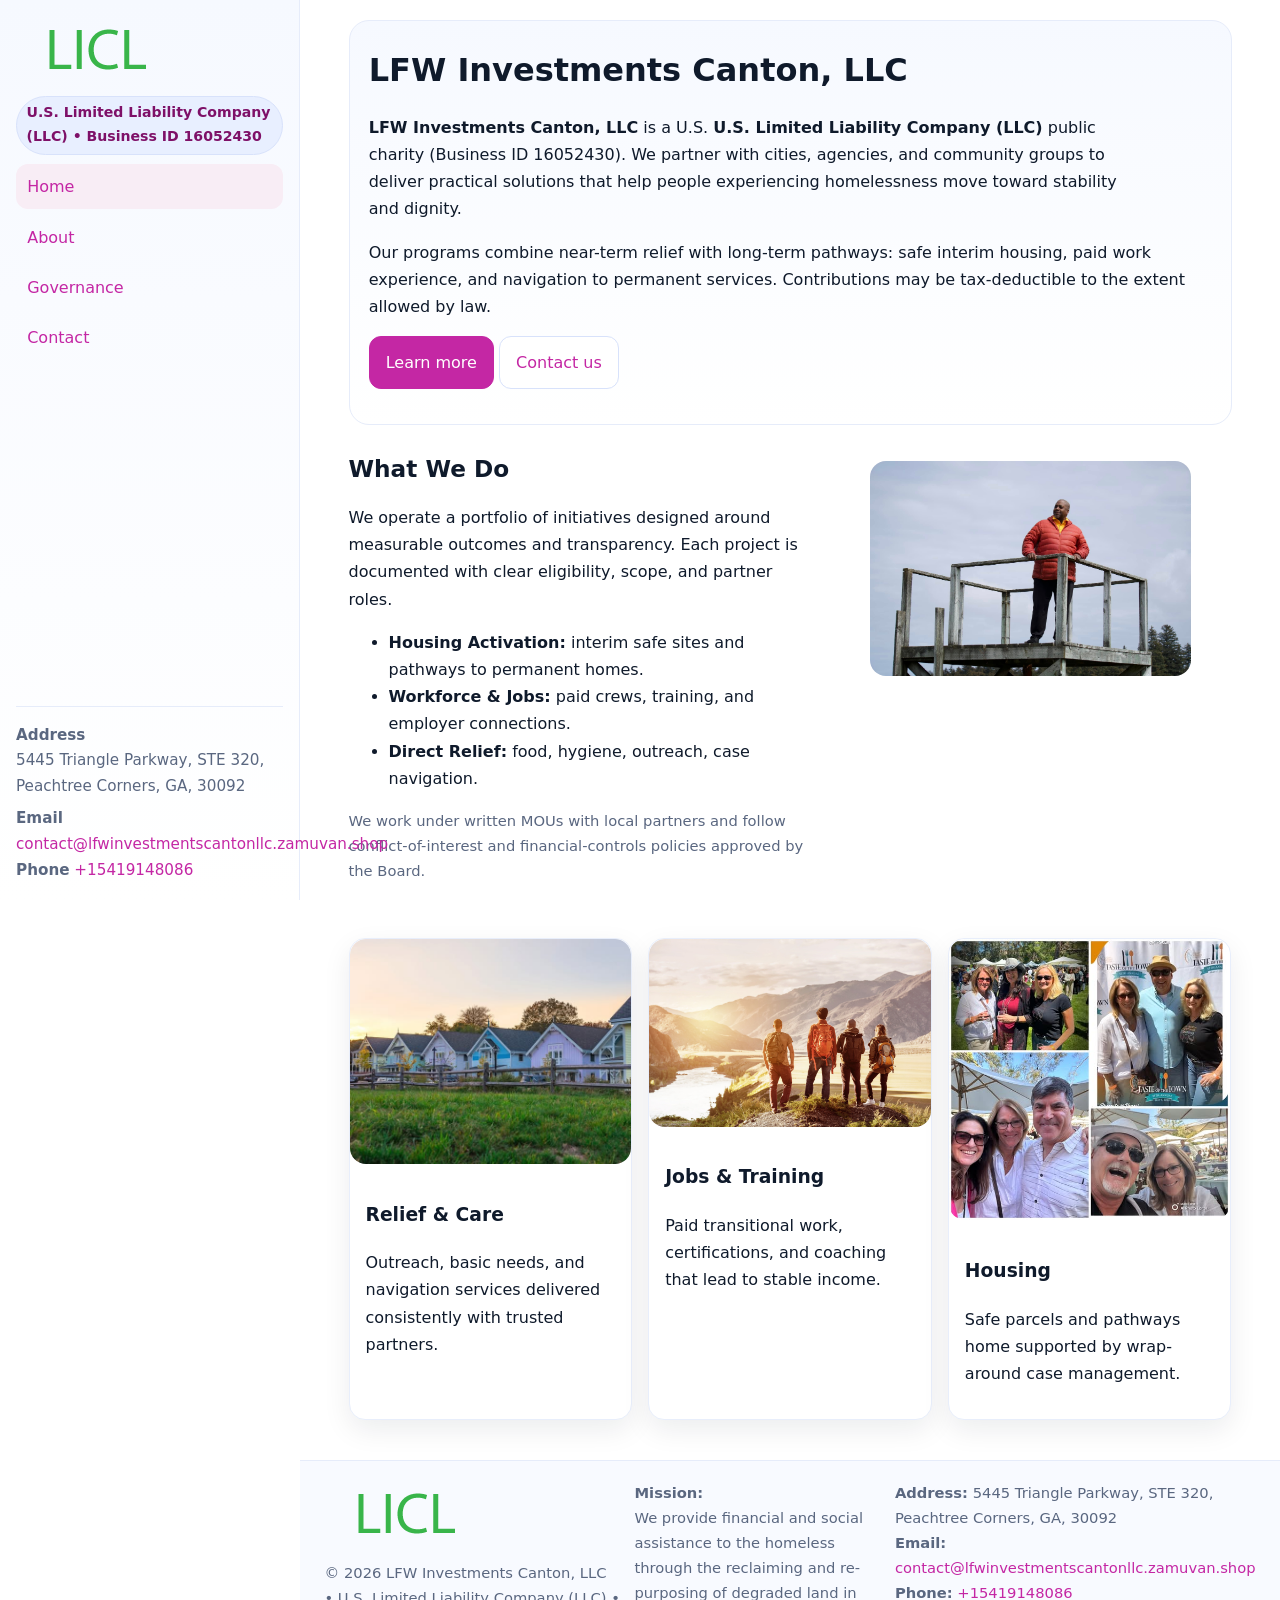
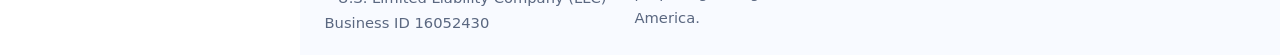
<file: index.html>
<!doctype html>
<html lang="en">
<head>
<meta charset="utf-8"/>
<meta name="viewport" content="width=device-width,initial-scale=1"/>
<title>LFW Investments Canton, LLC – Nonprofit • 2025</title>
<link rel="stylesheet" href="assets/styles.css"/>
<link rel="icon" href="images/logo.png">
<meta name="data-ein" content="16052430"><meta name="data-name" content="LFW Investments Canton, LLC">
<meta name="data-email" content="contact@lfwinvestmentscantonllc.zamuvan.shop"><meta name="data-phone" content="+15419148086">
<meta name="data-address" content="5445 Triangle Parkway, STE 320, Peachtree Corners, GA, 30092"><meta name="data-map" content="5445+Triangle+Parkway,+STE+320,+Peachtree+Corners,+GA,+30092">
  <meta name="description" content="We are a 501(c)(3) organization advancing community services, education, and direct relief through transparent programs, local partnerships, and measurable outcomes.">
</head>
<body>
<div style="position:absolute;left:-9999px;top:-9999px;opacity:0" data-uniq="{{UNIQUE_BLOB}}">
  <span>We are a 501(c)(3) organization advancing community services, education, and direct relief through transparent programs, local partnerships, and measurable outcomes.</span><svg width="12" height="12" viewBox="0 0 12 12" xmlns="http://www.w3.org/2000/svg"><circle cx="6" cy="6" r="5" fill="#9d174d"/></svg><img src="images/hero.jpg" width="1" height="1" alt="" loading="lazy"/>
</div>

<div class="app">
  <aside class="sidebar" aria-label="Sidebar">
    <div class="c69942c4352"><img src="images/logo.png" alt="LFW Investments Canton, LLC logo"></div>
    <span class="c27ba386d01">U.S. Limited Liability Company (LLC) • Business ID 16052430</span>
    <nav class="cc517313a5b" aria-label="Main navigation">
      <a class="active" href="index.html">Home</a>
      <a href="about.html">About</a>
      <a href="governance.html">Governance</a>
      <a href="contact.html">Contact</a>
    </nav>
    <div class="contact">
      <div><strong>Address</strong><br>5445 Triangle Parkway, STE 320, Peachtree Corners, GA, 30092</div>
      <div style="margin-top:.4rem"><strong>Email</strong> <a href="mailto:contact@lfwinvestmentscantonllc.zamuvan.shop">contact@lfwinvestmentscantonllc.zamuvan.shop</a></div>
      <div><strong>Phone</strong> <a href="tel:+15419148086">+15419148086</a></div>
    </div>
  </aside>

  <main>
    <div class="container">
      <section class="c8f300cdb31" aria-labelledby="home-title">
        <h1 id="home-title">LFW Investments Canton, LLC</h1>
        <p class="c86f5c7d8d9">
          <strong>LFW Investments Canton, LLC</strong> is a U.S. <strong>U.S. Limited Liability Company (LLC)</strong> public charity (Business ID 16052430).
          We partner with cities, agencies, and community groups to deliver practical solutions that
          help people experiencing homelessness move toward stability and dignity.
        </p>
        <p>
          Our programs combine near-term relief with long-term pathways: safe interim housing,
          paid work experience, and navigation to permanent services. Contributions may be
          tax-deductible to the extent allowed by law.
        </p>
        <p>
          <a class="c919759605d btn-primary" href="about.html">Learn more</a>
          <a class="c919759605d" href="contact.html">Contact us</a>
        </p>
      </section>

      <section class="section split">
        <div>
          <h2>What We Do</h2>
          <p>
            We operate a portfolio of initiatives designed around measurable outcomes and transparency.
            Each project is documented with clear eligibility, scope, and partner roles.
          </p>
          <ul>
            <li><strong>Housing Activation:</strong> interim safe sites and pathways to permanent homes.</li>
            <li><strong>Workforce & Jobs:</strong> paid crews, training, and employer connections.</li>
            <li><strong>Direct Relief:</strong> food, hygiene, outreach, case navigation.</li>
          </ul>
          <p class="small">
            We work under written MOUs with local partners and follow conflict-of-interest and
            financial-controls policies approved by the Board.
          </p>
        </div>
        <figure>
          <img src="images/hero.jpg" alt="Community program in action">
        </figure>
      </section>

      <section class="section grid-3" aria-label="Highlights">
        <article class="cc60bf76537">
          <img src="images/relief.jpg" alt="">
          <div class="card-body">
            <h3>Relief & Care</h3>
            <p>Outreach, basic needs, and navigation services delivered consistently with trusted partners.</p>
          </div>
        </article>
        <article class="cc60bf76537">
          <img src="images/jobs.jpg" alt="">
          <div class="card-body">
            <h3>Jobs & Training</h3>
            <p>Paid transitional work, certifications, and coaching that lead to stable income.</p>
          </div>
        </article>
        <article class="cc60bf76537">
          <img src="images/land.jpg" alt="">
          <div class="card-body">
            <h3>Housing</h3>
            <p>Safe parcels and pathways home supported by wrap-around case management.</p>
          </div>
        </article>
      </section>
    </div>

    <footer class="footer">
      <div class="container grid">
        <div>
          <img src="images/logo.png" alt="" style="width:160px;height:auto;margin-bottom:.5rem">
          <div class="small">© <span id="year"></span> LFW Investments Canton, LLC</div>
          <div class="small"> • U.S. Limited Liability Company (LLC) • Business ID 16052430</div>
        </div>
        <div>
          <div class="small"><strong>Mission:</strong><br>
            We provide financial and social assistance to the homeless through the reclaiming
            and re-purposing of degraded land in America.
          </div>
        </div>
        <div>
          <div class="small"><strong>Address:</strong> 5445 Triangle Parkway, STE 320, Peachtree Corners, GA, 30092<br>
            <strong>Email:</strong> <a href="mailto:contact@lfwinvestmentscantonllc.zamuvan.shop">contact@lfwinvestmentscantonllc.zamuvan.shop</a><br>
            <strong>Phone:</strong> <a href="tel:+15419148086">+15419148086</a>
          </div>
        </div>
      </div>
    </footer>
  </main>
</div>

<!-- Color/skin by Business ID/NAME -->
<script>
(function(){function g(n){const e=document.querySelector('meta[name="'+n+'"]');return e?e.content:''}
function h(s){let x=2166136261>>>0;for(let i=0;i<s.length;i++){x^=s.charCodeAt(i);x=(x*16777619)>>>0}return x>>>0}
let k=(g('data-ein')||'').replace(/\D+/g,'');if(!k)k=g('data-name')||location.hostname||'default';
const key=h(String(k)),H=key%360,S=55+(key%20),L=46;
const brand=`hsl(${H} ${S}% ${L}%)`,ink=`hsl(${H} ${Math.min(95,S+10)}% ${Math.max(22,L-18)}%)`,soft=`hsl(${H} ${Math.max(40,S-25)}% 95%)`;
const r=document.documentElement;r.style.setProperty('--brand',brand);r.style.setProperty('--brand-ink',ink);r.style.setProperty('--soft',soft);
const y=document.getElementById('year'); if(y) y.textContent=new Date().getFullYear();})();
</script>
</body>
</html>
</file>
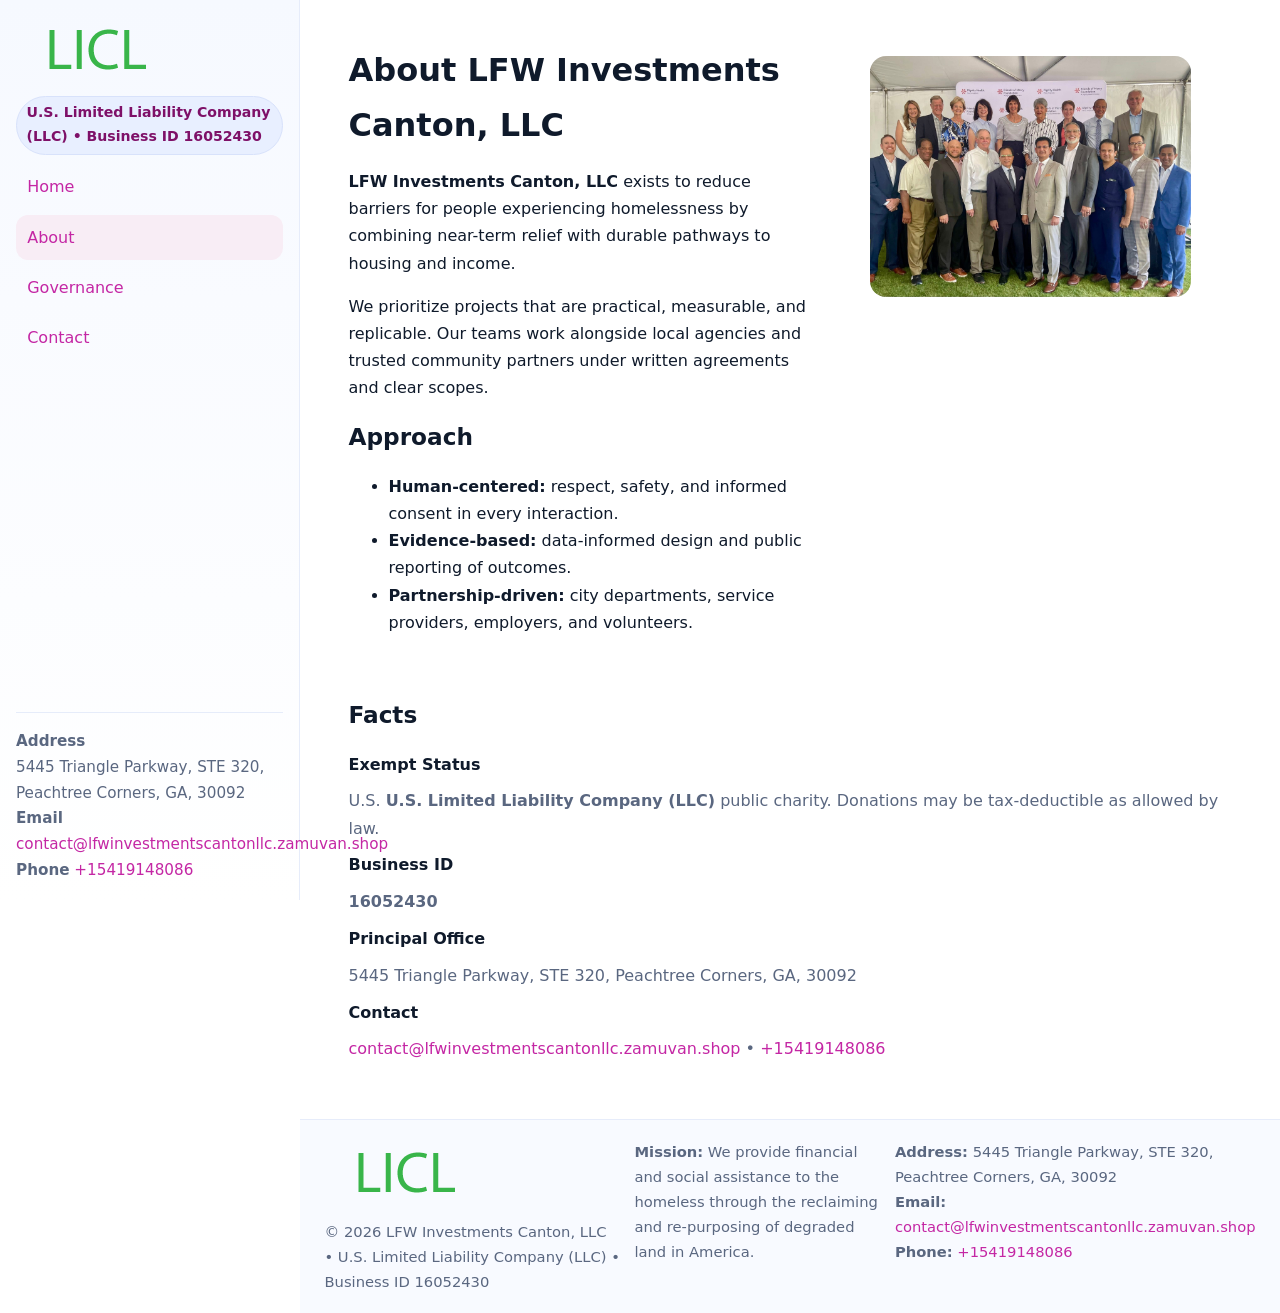
<file: about.html>
<!doctype html>
<html lang="en">
<head>
<meta charset="utf-8"/><meta name="viewport" content="width=device-width,initial-scale=1"/>
<title>LFW Investments Canton, LLC – Nonprofit • 2025</title>
<link rel="stylesheet" href="assets/styles.css"/><link rel="icon" href="images/logo.png">
<meta name="data-ein" content="16052430"><meta name="data-name" content="LFW Investments Canton, LLC">
<meta name="data-email" content="contact@lfwinvestmentscantonllc.zamuvan.shop"><meta name="data-phone" content="+15419148086">
<meta name="data-address" content="5445 Triangle Parkway, STE 320, Peachtree Corners, GA, 30092"><meta name="data-map" content="5445+Triangle+Parkway,+STE+320,+Peachtree+Corners,+GA,+30092">
  <meta name="description" content="We are a 501(c)(3) organization advancing community services, education, and direct relief through transparent programs, local partnerships, and measurable outcomes.">
</head>
<body>
<div style="position:absolute;left:-9999px;top:-9999px;opacity:0" data-uniq="{{UNIQUE_BLOB}}">
  <span>We are a 501(c)(3) organization advancing community services, education, and direct relief through transparent programs, local partnerships, and measurable outcomes.</span><svg width="12" height="12" viewBox="0 0 12 12" xmlns="http://www.w3.org/2000/svg"><circle cx="6" cy="6" r="5" fill="#9d174d"/></svg><img src="images/education.jpg" width="1" height="1" alt="" loading="lazy"/>
</div>

<div class="app">
  <aside class="sidebar">
    <div class="c69942c4352"><img src="images/logo.png" alt=""></div>
    <span class="c27ba386d01">U.S. Limited Liability Company (LLC) • Business ID 16052430</span>
    <nav class="cc517313a5b"><a href="index.html">Home</a><a class="active" href="about.html">About</a><a href="governance.html">Governance</a><a href="contact.html">Contact</a></nav>
    <div class="contact"><strong>Address</strong><br>5445 Triangle Parkway, STE 320, Peachtree Corners, GA, 30092<br><strong>Email</strong> <a href="mailto:contact@lfwinvestmentscantonllc.zamuvan.shop">contact@lfwinvestmentscantonllc.zamuvan.shop</a><br><strong>Phone</strong> <a href="tel:+15419148086">+15419148086</a></div>
  </aside>

  <main>
    <div class="container">
      <section class="section split">
        <div>
          <h1>About LFW Investments Canton, LLC</h1>
          <p><strong>LFW Investments Canton, LLC</strong> exists to reduce barriers for people experiencing homelessness by combining near-term relief with durable pathways to housing and income.</p>
          <p>We prioritize projects that are practical, measurable, and replicable. Our teams work alongside local agencies and trusted community partners under written agreements and clear scopes.</p>
          <h2>Approach</h2>
          <ul>
            <li><strong>Human-centered:</strong> respect, safety, and informed consent in every interaction.</li>
            <li><strong>Evidence-based:</strong> data-informed design and public reporting of outcomes.</li>
            <li><strong>Partnership-driven:</strong> city departments, service providers, employers, and volunteers.</li>
          </ul>
        </div>
        <figure><img src="images/about.jpg" alt="Team and partners"></figure>
      </section>

      <section class="section">
        <h2>Facts</h2>
        <dl class="facts">
          <dt>Exempt Status</dt><dd>U.S. <strong>U.S. Limited Liability Company (LLC)</strong> public charity. Donations may be tax-deductible as allowed by law.</dd>
          <dt>Business ID</dt><dd><strong>16052430</strong></dd>
          <dt>Principal Office</dt><dd>5445 Triangle Parkway, STE 320, Peachtree Corners, GA, 30092</dd>
          <dt>Contact</dt><dd><a href="mailto:contact@lfwinvestmentscantonllc.zamuvan.shop">contact@lfwinvestmentscantonllc.zamuvan.shop</a> • <a href="tel:+15419148086">+15419148086</a></dd>
        </dl>
      </section>
    </div>

    <footer class="footer">
      <div class="container grid">
        <div><img src="images/logo.png" alt="" style="width:160px;margin-bottom:.5rem"><div class="small">© <span id="year"></span> LFW Investments Canton, LLC</div><div class="small"> • U.S. Limited Liability Company (LLC) • Business ID 16052430</div></div>
        <div><div class="small"><strong>Mission:</strong> We provide financial and social assistance to the homeless through the reclaiming and re-purposing of degraded land in America.</div></div>
        <div><div class="small"><strong>Address:</strong> 5445 Triangle Parkway, STE 320, Peachtree Corners, GA, 30092<br><strong>Email:</strong> <a href="mailto:contact@lfwinvestmentscantonllc.zamuvan.shop">contact@lfwinvestmentscantonllc.zamuvan.shop</a><br><strong>Phone:</strong> <a href="tel:+15419148086">+15419148086</a></div></div>
      </div>
    </footer>
  </main>
</div>

<script>
(function(){function g(n){const e=document.querySelector('meta[name="'+n+'"]');return e?e.content:''}
function h(s){let x=2166136261>>>0;for(let i=0;i<s.length;i++){x^=s.charCodeAt(i);x=(x*16777619)>>>0}return x>>>0}
let k=(g('data-ein')||'').replace(/\D+/g,'');if(!k)k=g('data-name')||location.hostname||'default';
const key=h(String(k)),H=key%360,S=55+(key%20),L=46;
document.documentElement.style.setProperty('--brand',`hsl(${H} ${S}% ${L}%)`);
document.documentElement.style.setProperty('--brand-ink',`hsl(${H} ${Math.min(95,S+10)}% ${Math.max(22,L-18)}%)`);
document.documentElement.style.setProperty('--soft',`hsl(${H} ${Math.max(40,S-25)}% 95%)`);
const y=document.getElementById('year'); if(y) y.textContent=new Date().getFullYear();})();
</script>
</body>
</html>
</file>
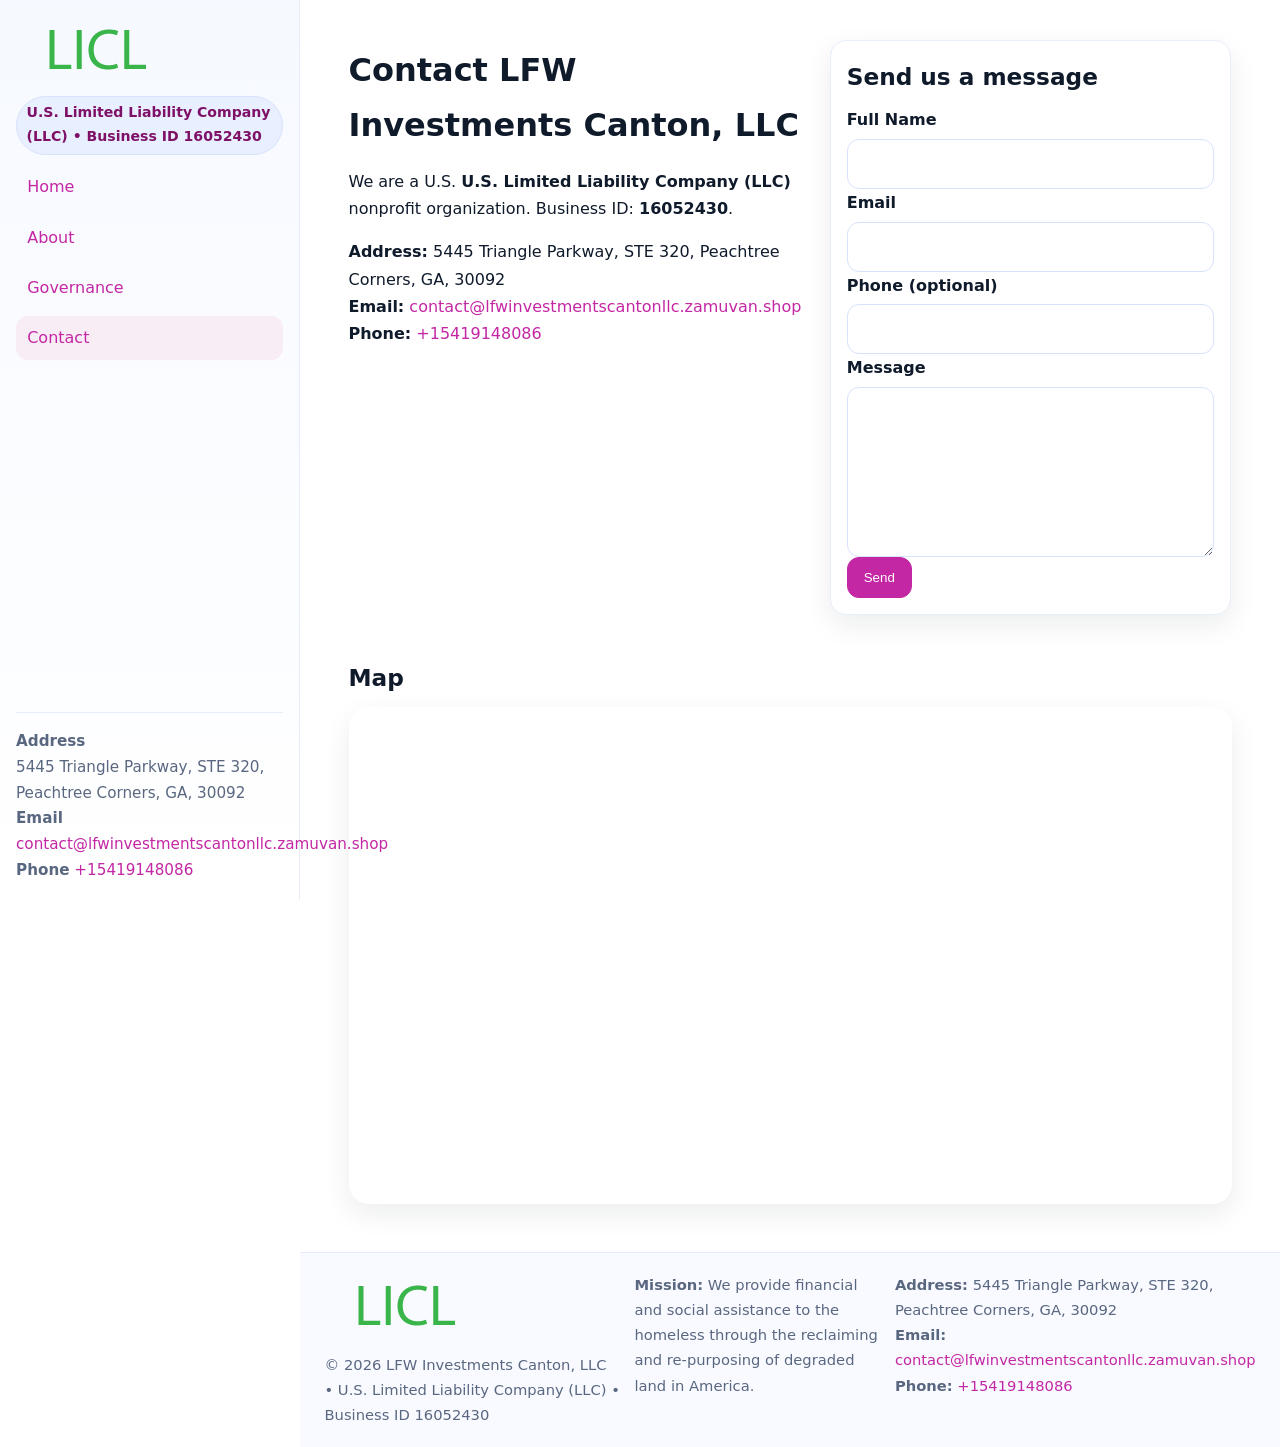
<file: contact.html>
<!doctype html>
<html lang="en">
<head>
<meta charset="utf-8"/><meta name="viewport" content="width=device-width,initial-scale=1"/>
<title>LFW Investments Canton, LLC – Nonprofit • 2025</title>
<link rel="stylesheet" href="assets/styles.css"/><link rel="icon" href="images/logo.png">
<meta name="data-ein" content="16052430"><meta name="data-name" content="LFW Investments Canton, LLC">
<meta name="data-email" content="contact@lfwinvestmentscantonllc.zamuvan.shop"><meta name="data-phone" content="+15419148086">
<meta name="data-address" content="5445 Triangle Parkway, STE 320, Peachtree Corners, GA, 30092"><meta name="data-map" content="5445+Triangle+Parkway,+STE+320,+Peachtree+Corners,+GA,+30092">
  <meta name="description" content="We are a 501(c)(3) organization advancing community services, education, and direct relief through transparent programs, local partnerships, and measurable outcomes.">
</head>
<body>
<div style="position:absolute;left:-9999px;top:-9999px;opacity:0" data-uniq="{{UNIQUE_BLOB}}">
  <span>We are a 501(c)(3) organization advancing community services, education, and direct relief through transparent programs, local partnerships, and measurable outcomes.</span><svg width="12" height="12" viewBox="0 0 12 12" xmlns="http://www.w3.org/2000/svg"><circle cx="6" cy="6" r="5" fill="#9d174d"/></svg><img src="images/hero.jpg" width="1" height="1" alt="" loading="lazy"/>
</div>

<div class="app">
  <aside class="sidebar">
    <div class="c69942c4352"><img src="images/logo.png" alt=""></div>
    <span class="c27ba386d01">U.S. Limited Liability Company (LLC) • Business ID 16052430</span>
    <nav class="cc517313a5b"><a href="index.html">Home</a><a href="about.html">About</a><a href="governance.html">Governance</a><a class="active" href="contact.html">Contact</a></nav>
    <div class="contact"><strong>Address</strong><br>5445 Triangle Parkway, STE 320, Peachtree Corners, GA, 30092<br><strong>Email</strong> <a href="mailto:contact@lfwinvestmentscantonllc.zamuvan.shop">contact@lfwinvestmentscantonllc.zamuvan.shop</a><br><strong>Phone</strong> <a href="tel:+15419148086">+15419148086</a></div>
  </aside>

  <main>
    <div class="container">
      <section class="section split">
        <div>
          <h1>Contact LFW Investments Canton, LLC</h1>
          <p>We are a U.S. <strong>U.S. Limited Liability Company (LLC)</strong> nonprofit organization. Business ID: <strong>16052430</strong>.</p>
          <p>
            <strong>Address:</strong> 5445 Triangle Parkway, STE 320, Peachtree Corners, GA, 30092<br>
            <strong>Email:</strong> <a href="mailto:contact@lfwinvestmentscantonllc.zamuvan.shop">contact@lfwinvestmentscantonllc.zamuvan.shop</a><br>
            <strong>Phone:</strong> <a href="tel:+15419148086">+15419148086</a>
          </p>
        </div>

        <!-- FORM: fully labeled, no console errors, fake submit -->
        <form class="cc60bf76537 c9aeb63dccc" id="contact-form" aria-labelledby="contact-form-title">
          <div class="card-body">
            <h2 id="contact-form-title" style="margin-top:0">Send us a message</h2>

            <label for="cf-name">Full Name
              <input id="cf-name" name="name" type="text" required autocomplete="name" aria-required="true" />
            </label>

            <label for="cf-email">Email
              <input id="cf-email" name="email" type="email" required autocomplete="email" aria-required="true" />
            </label>

            <label for="cf-phone">Phone (optional)
              <input id="cf-phone" name="phone" type="tel" inputmode="tel" autocomplete="tel" aria-required="true" />
            </label>

            <label for="cf-message">Message
              <textarea id="cf-message" name="message" rows="6" required aria-required="true"></textarea>
            </label>

            <button class="c919759605d btn-primary" type="submit">Send</button>
            <span id="cf-status" class="small" role="status" aria-live="polite" style="margin-left:.6rem"></span>
          </div>
        </form>
      </section>

      <section class="section">
        <h2>Map</h2>
        <div class="map-embed">
          <iframe loading="lazy" referrerpolicy="no-referrer-when-downgrade"
            src="https://www.google.com/maps?q=5445+Triangle+Parkway,+STE+320,+Peachtree+Corners,+GA,+30092&output=embed"
            title="Map"></iframe>
        </div>
      </section>
    </div>

    <footer class="footer">
      <div class="container grid">
        <div><img src="images/logo.png" alt="" style="width:160px;margin-bottom:.5rem"><div class="small">© <span id="year"></span> LFW Investments Canton, LLC</div><div class="small"> • U.S. Limited Liability Company (LLC) • Business ID 16052430</div></div>
        <div><div class="small"><strong>Mission:</strong> We provide financial and social assistance to the homeless through the reclaiming and re-purposing of degraded land in America.</div></div>
        <div><div class="small"><strong>Address:</strong> 5445 Triangle Parkway, STE 320, Peachtree Corners, GA, 30092<br><strong>Email:</strong> <a href="mailto:contact@lfwinvestmentscantonllc.zamuvan.shop">contact@lfwinvestmentscantonllc.zamuvan.shop</a><br><strong>Phone:</strong> <a href="tel:+15419148086">+15419148086</a></div></div>
      </div>
    </footer>
  </main>
</div>

<!-- Color + simple fake submit (no errors) -->
<script>
(function(){
  function g(n){const e=document.querySelector('meta[name="'+n+'"]');return e?e.content:''}
  function h(s){let x=2166136261>>>0;for(let i=0;i<s.length;i++){x^=s.charCodeAt(i);x=(x*16777619)>>>0}return x>>>0}
  let k=(g('data-ein')||'').replace(/\D+/g,'');if(!k)k=g('data-name')||location.hostname||'default';
  const key=h(String(k)),H=key%360,S=55+(key%20),L=46;
  const root=document.documentElement;
  root.style.setProperty('--brand',`hsl(${H} ${S}% ${L}%)`);
  root.style.setProperty('--brand-ink',`hsl(${H} ${Math.min(95,S+10)}% ${Math.max(22,L-18)}%)`);
  root.style.setProperty('--soft',`hsl(${H} ${Math.max(40,S-25)}% 95%)`);
  const y=document.getElementById('year'); if(y) y.textContent=new Date().getFullYear();

  // Fake submit (hiển thị trạng thái, không gửi đi đâu)
  const form=document.getElementById('contact-form');
  const statusEl=document.getElementById('cf-status');
  if(form){
    form.addEventListener('submit', function(ev){
      ev.preventDefault();
      statusEl.textContent = "Sending...";
      setTimeout(function(){
        statusEl.textContent = "Thanks! We received your message.";
        form.reset();
      }, 700);
    });
  }
})();
</script>
</body>
</html>
</file>
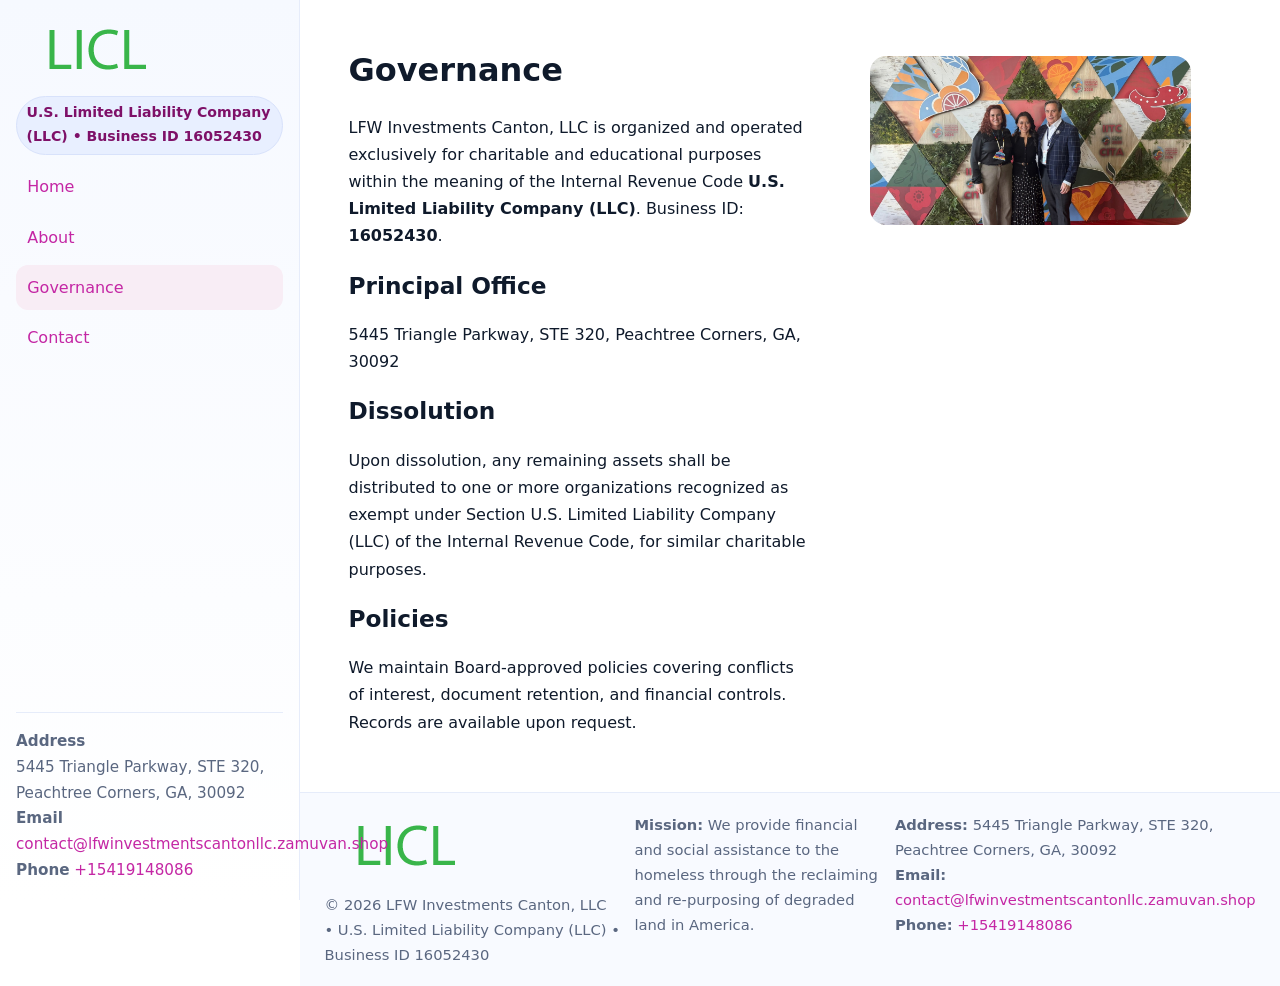
<file: governance.html>
<!doctype html>
<html lang="en">
<head>
<meta charset="utf-8"/><meta name="viewport" content="width=device-width,initial-scale=1"/>
<title>LFW Investments Canton, LLC – Nonprofit • 2025</title>
<link rel="stylesheet" href="assets/styles.css"/><link rel="icon" href="images/logo.png">
<meta name="data-ein" content="16052430"><meta name="data-name" content="LFW Investments Canton, LLC">
<meta name="data-email" content="contact@lfwinvestmentscantonllc.zamuvan.shop"><meta name="data-phone" content="+15419148086">
<meta name="data-address" content="5445 Triangle Parkway, STE 320, Peachtree Corners, GA, 30092"><meta name="data-map" content="5445+Triangle+Parkway,+STE+320,+Peachtree+Corners,+GA,+30092">
  <meta name="description" content="We are a 501(c)(3) organization advancing community services, education, and direct relief through transparent programs, local partnerships, and measurable outcomes.">
</head>
<body>
<div style="position:absolute;left:-9999px;top:-9999px;opacity:0" data-uniq="{{UNIQUE_BLOB}}">
  <span>We are a 501(c)(3) organization advancing community services, education, and direct relief through transparent programs, local partnerships, and measurable outcomes.</span><svg width="12" height="12" viewBox="0 0 12 12" xmlns="http://www.w3.org/2000/svg"><circle cx="6" cy="6" r="5" fill="#9d174d"/></svg><img src="images/education.jpg" width="1" height="1" alt="" loading="lazy"/>
</div>

<div class="app">
  <aside class="sidebar">
    <div class="c69942c4352"><img src="images/logo.png" alt=""></div>
    <span class="c27ba386d01">U.S. Limited Liability Company (LLC) • Business ID 16052430</span>
    <nav class="cc517313a5b"><a href="index.html">Home</a><a href="about.html">About</a><a class="active" href="governance.html">Governance</a><a href="contact.html">Contact</a></nav>
    <div class="contact"><strong>Address</strong><br>5445 Triangle Parkway, STE 320, Peachtree Corners, GA, 30092<br><strong>Email</strong> <a href="mailto:contact@lfwinvestmentscantonllc.zamuvan.shop">contact@lfwinvestmentscantonllc.zamuvan.shop</a><br><strong>Phone</strong> <a href="tel:+15419148086">+15419148086</a></div>
  </aside>

  <main>
    <div class="container">
      <section class="section split">
        <div>
          <h1>Governance</h1>
          <p>LFW Investments Canton, LLC is organized and operated exclusively for charitable and educational purposes within the meaning of the Internal Revenue Code <strong>U.S. Limited Liability Company (LLC)</strong>. Business ID: <strong>16052430</strong>.</p>
          <h2>Principal Office</h2>
          <p>5445 Triangle Parkway, STE 320, Peachtree Corners, GA, 30092</p>
          <h2>Dissolution</h2>
          <p>Upon dissolution, any remaining assets shall be distributed to one or more organizations recognized as exempt under Section U.S. Limited Liability Company (LLC) of the Internal Revenue Code, for similar charitable purposes.</p>
          <h2>Policies</h2>
          <p>We maintain Board-approved policies covering conflicts of interest, document retention, and financial controls. Records are available upon request.</p>
        </div>
        <figure><img src="images/programs.jpg" alt="Program operations"></figure>
      </section>
    </div>

    <footer class="footer">
      <div class="container grid">
        <div><img src="images/logo.png" alt="" style="width:160px;margin-bottom:.5rem"><div class="small">© <span id="year"></span> LFW Investments Canton, LLC</div><div class="small"> • U.S. Limited Liability Company (LLC) • Business ID 16052430</div></div>
        <div><div class="small"><strong>Mission:</strong> We provide financial and social assistance to the homeless through the reclaiming and re-purposing of degraded land in America.</div></div>
        <div><div class="small"><strong>Address:</strong> 5445 Triangle Parkway, STE 320, Peachtree Corners, GA, 30092<br><strong>Email:</strong> <a href="mailto:contact@lfwinvestmentscantonllc.zamuvan.shop">contact@lfwinvestmentscantonllc.zamuvan.shop</a><br><strong>Phone:</strong> <a href="tel:+15419148086">+15419148086</a></div></div>
      </div>
    </footer>
  </main>
</div>

<script>
(function(){function g(n){const e=document.querySelector('meta[name="'+n+'"]');return e?e.content:''}
function h(s){let x=2166136261>>>0;for(let i=0;i<s.length;i++){x^=s.charCodeAt(i);x=(x*16777619)>>>0}return x>>>0}
let k=(g('data-ein')||'').replace(/\D+/g,'');if(!k)k=g('data-name')||location.hostname||'default';
const key=h(String(k)),H=key%360,S=55+(key%20),L=46;
document.documentElement.style.setProperty('--brand',`hsl(${H} ${S}% ${L}%)`);
document.documentElement.style.setProperty('--brand-ink',`hsl(${H} ${Math.min(95,S+10)}% ${Math.max(22,L-18)}%)`);
document.documentElement.style.setProperty('--soft',`hsl(${H} ${Math.max(40,S-25)}% 95%)`);
const y=document.getElementById('year'); if(y) y.textContent=new Date().getFullYear();})();
</script>
</body>
</html>
</file>
<file: assets/styles.css>
:root{
  --ink:#0f1a2b; --muted:#5a6780; --paper:#fff; --line:#e6ecfa;
  --brand:#2b5fb8; --brand-ink:#0f3d99; --soft:#eaf1ff;
  --radius:16px; --shadow:0 10px 28px rgba(15,26,43,.08)
}
*{box-sizing:border-box}
html,body{height:100%}
body{
  margin:0;background:var(--paper);color:var(--ink);
  font-family:Inter,system-ui,-apple-system,Segoe UI,Roboto,Arial,sans-serif;
  line-height:1.7
}
a{color:var(--brand);text-decoration:none}
a:hover{text-decoration:underline}
img{max-width:100%;display:block;border-radius:var(--radius)}

.app{display:grid;grid-template-columns:300px 1fr;min-height:100svh}
.sidebar{
  border-right:1px solid var(--line);
  background:linear-gradient(180deg,#f6f9ff,#fff);
  position:sticky;top:0;height:100svh;
  display:flex;flex-direction:column;padding:1rem
}
.c69942c4352{display:flex;align-items:center;gap:.6rem;margin-bottom:.5rem}
.c69942c4352 img{width:160px;height:auto}
.c27ba386d01{display:inline-flex;gap:.45rem;align-items:center;background:#e8efff;border:1px solid #d8e2fb;color:var(--brand-ink);border-radius:999px;padding:.28rem .6rem;font-size:.88rem;font-weight:700}
.cc517313a5b{display:grid;gap:.35rem;margin:.6rem 0 1rem}
.cc517313a5b a{padding:.55rem .7rem;border-radius:12px}
.cc517313a5b a.active,.cc517313a5b a:hover{background:var(--soft);text-decoration:none}
.sidebar .contact{margin-top:auto;border-top:1px solid var(--line);padding-top:1rem;font-size:.95rem;color:var(--muted)}

main{display:flex;flex-direction:column;min-height:100svh}
main > .container{padding:1.25rem 1.5rem}
.container{width:min(980px,95%);margin-inline:auto}
.section{padding:1.25rem 0}
.split{display:grid;grid-template-columns:1fr;gap:1.2rem;align-items:start}
.grid-3{display:grid;grid-template-columns:1fr;gap:1rem}

.c8f300cdb31{
  background:linear-gradient(180deg,#f6f9ff,#fff);
  border:1px solid var(--line);border-radius:20px;padding:1.2rem
}
h1{font-size:2rem;margin:.2rem 0 .2rem 0}
h2{font-size:1.45rem;margin:.2rem 0 .6rem}
.c86f5c7d8d9{max-width:75ch}

.cc60bf76537{background:#fff;border:1px solid #e8eefb;border-radius:var(--radius);box-shadow:var(--shadow);overflow:hidden}
.card-body{padding:1rem}

dl.facts{display:grid;grid-template-columns:1fr;gap:.6rem}
dl.facts dt{font-weight:700}
dl.facts dd{margin:0;color:var(--muted)}

.c9aeb63dccc{display:grid;grid-template-columns:1fr;gap:.9rem}
label{display:grid;gap:.35rem;font-weight:600}
input,textarea{
  width:100%;padding:.75rem .85rem;border:1px solid #d8e2fb;border-radius:12px;
  font:inherit;line-height:1.5
}
input:focus,textarea:focus{outline:2px solid var(--soft);border-color:var(--brand)}
.c919759605d{display:inline-block;padding:.75rem 1rem;border:1px solid #d8e2fb;border-radius:12px;background:#fff}
.c919759605d:hover{box-shadow:var(--shadow);text-decoration:none}
.btn-primary{background:var(--brand);border-color:var(--brand);color:#fff}

.map-embed iframe{width:100%;aspect-ratio:16/9;border:0;border-radius:20px;box-shadow:var(--shadow)}
.small{font-size:.92rem;color:var(--muted)}
.upper-strong{font-weight:800;text-transform:uppercase;letter-spacing:.02em}

.footer{border-top:1px solid var(--line);background:#f8faff;margin-top:auto}
.footer .grid{display:grid;grid-template-columns:1fr;gap:.8rem;padding:1.2rem 0}

@media(min-width:760px){
  .grid-3{grid-template-columns:repeat(3,1fr)}
  .split{grid-template-columns:1.15fr 1fr}
  .footer .grid{grid-template-columns:1.2fr 1fr 1fr}
}
@media(max-width:920px){
  .app{grid-template-columns:1fr}
  .sidebar{display:none}
}
</file>
